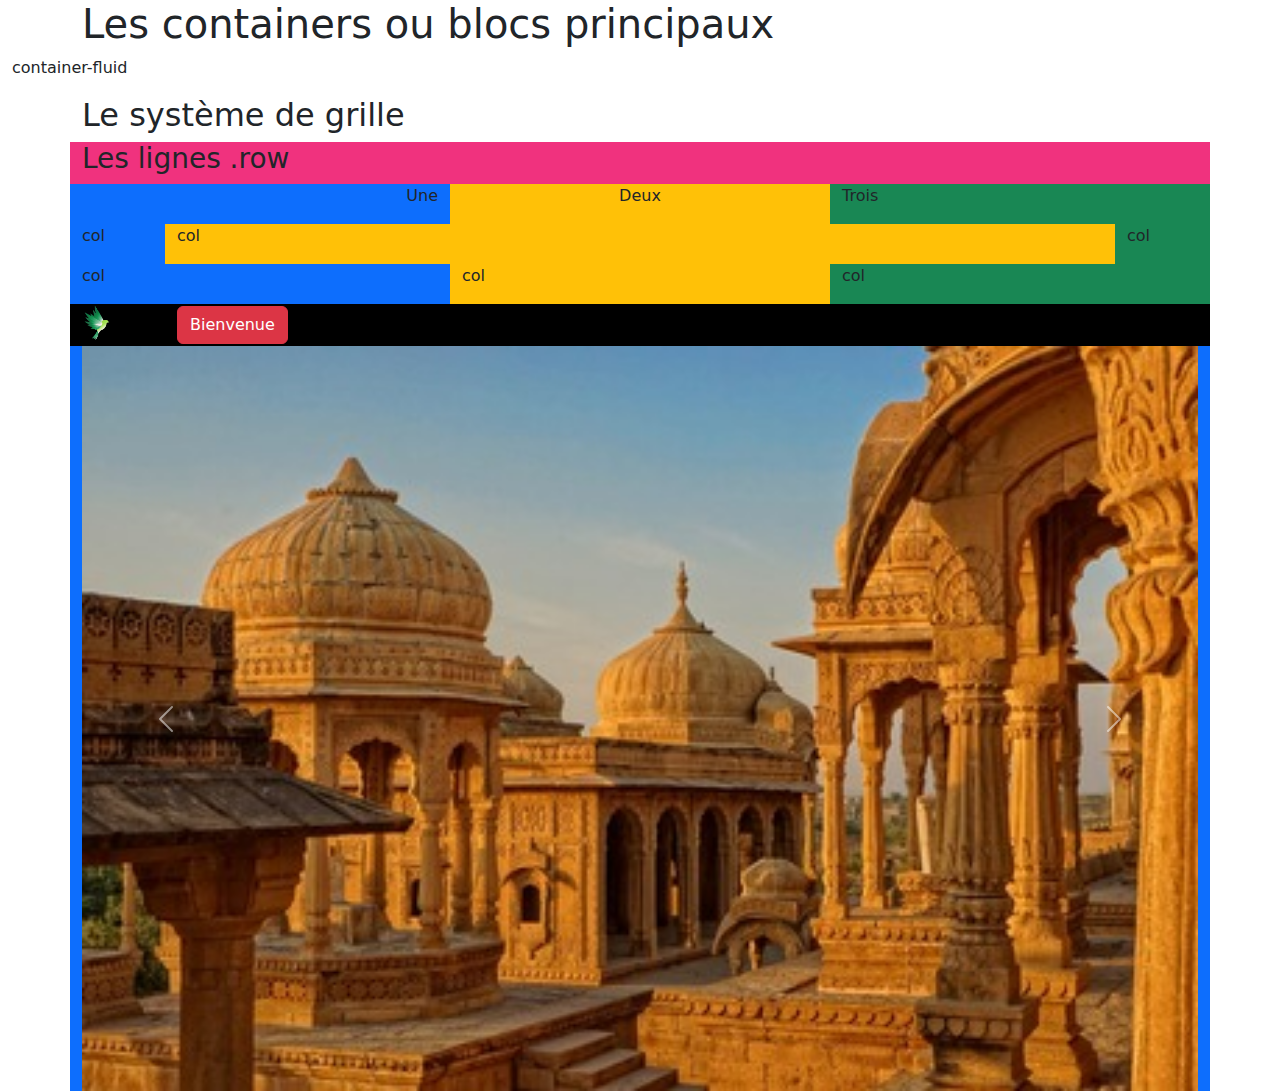
<file: index.html>
<!DOCTYPE html>
<html lang="fr">
<head>
    <meta charset="UTF-8">
    <meta name="viewport" content="width=device-width, initial-scale=1.0">
    <title>Cours Bootstrap</title>
    <link href="https://cdn.jsdelivr.net/npm/bootstrap@5.3.3/dist/css/bootstrap.min.css" rel="stylesheet" integrity="sha384-QWTKZyjpPEjISv5WaRU9OFeRpok6YctnYmDr5pNlyT2bRjXh0JMhjY6hW+ALEwIH" crossorigin="anonymous">
    <!-- CSS personnel TOUJOURS APRES celui du framework -->
    <link rel="stylesheet" href="css/style.css">
</head>
<body>
    <!--
    Bootstrap

        BS est un framework CSS, il comporte beaucoup de possibilités. Ici, nous verrons ensemble ses principes de
        fonctionnement et les bases de son utilisation.
        A chacun d'aller explorer en détails ce qu'il est possible de faire avec BS.

        BS permet d'avoir un site immédiatement responsive
        il faut savoir que les sites internet non responsive ne sont plus référencés (référencement naturel) 
        depuis mai 2015

        BS part du principe que chaque élément html de type bloc a 12 colonnes
    -->
    <div class="container">
        <h1>Les containers ou blocs principaux</h1>
    </div>

    <div class="container-fluid">
        <p>container-fluid</p>
    </div>

    <div class="container">
        <h2>Le système de grille</h2>
        <div class="row pink">
            <h3>Les lignes .row</h3>
        </div>
    </div>

    <div class="container">
        <div class="row align-items-start">
          <div class="col text-end bg-primary">
            <p>Une</p>
          </div>
          <div class="col text-center bg-warning">
            <p>Deux</p>
          </div>
          <div class="col text-start bg-success">
            <p>Trois</p>
          </div>
        </div>
    </div>

    <div class="container">
        <div class="row">
            <div class="col-1 bg-primary">
                <p>col</p>
            </div>
            <div class="col-10 bg-warning">
                <p>col</p>
            </div>
            <div class="col-1 bg-success">
                <p>col</p>
            </div>
        </div>
    </div>


    <div class="container">
        <div class="row">
            <div class="col-sm bg-primary">
                <p>col</p>
            </div>
            <div class="col-sm bg-warning">
                <p>col</p>
            </div>
            <div class="col-sm bg-success">
                <p>col</p>
            </div>
        </div>
    </div>
<!-- ici une nav un logo + un button "bienvenue" -->
    <div class="container">
        <nav class=" bg-black row align-items-center">
            <div class="col-1">
                <img src="/img/logo.png" width="30px"> 
            </div>
            <div class="col-11">
                <button type="button" class="btn btn-danger">Bienvenue</button>
            </div>
        </nav>
    </div>

<!-- ici un carousel -->
 <div class="container bg-primary">
    <div id="carouselExample" class="carousel slide">
        <div class="carousel-inner">
        <div class="carousel-item active">
            <img src="/img/inde.jpg" class="d-block w-100" alt="...">
        </div>
        <div class="carousel-item">
            <img src="/img/japon.jpg" class="d-block w-100" alt="...">
        </div>
        <div class="carousel-item">
            <img src="/img/thailande.jpg" class="d-block w-100" alt="...">
        </div>
        </div>
        <button class="carousel-control-prev" type="button" data-bs-target="#carouselExample" data-bs-slide="prev">
        <span class="carousel-control-prev-icon" aria-hidden="true"></span>
        <span class="visually-hidden">Previous</span>
        </button>
        <button class="carousel-control-next" type="button" data-bs-target="#carouselExample" data-bs-slide="next">
        <span class="carousel-control-next-icon" aria-hidden="true"></span>
        <span class="visually-hidden">Next</span>
        </button>
    </div>
 </div>

    <script src="https://cdn.jsdelivr.net/npm/bootstrap@5.3.3/dist/js/bootstrap.bundle.min.js" integrity="sha384-YvpcrYf0tY3lHB60NNkmXc5s9fDVZLESaAA55NDzOxhy9GkcIdslK1eN7N6jIeHz" crossorigin="anonymous"></script>
</body>
</html>
</file>
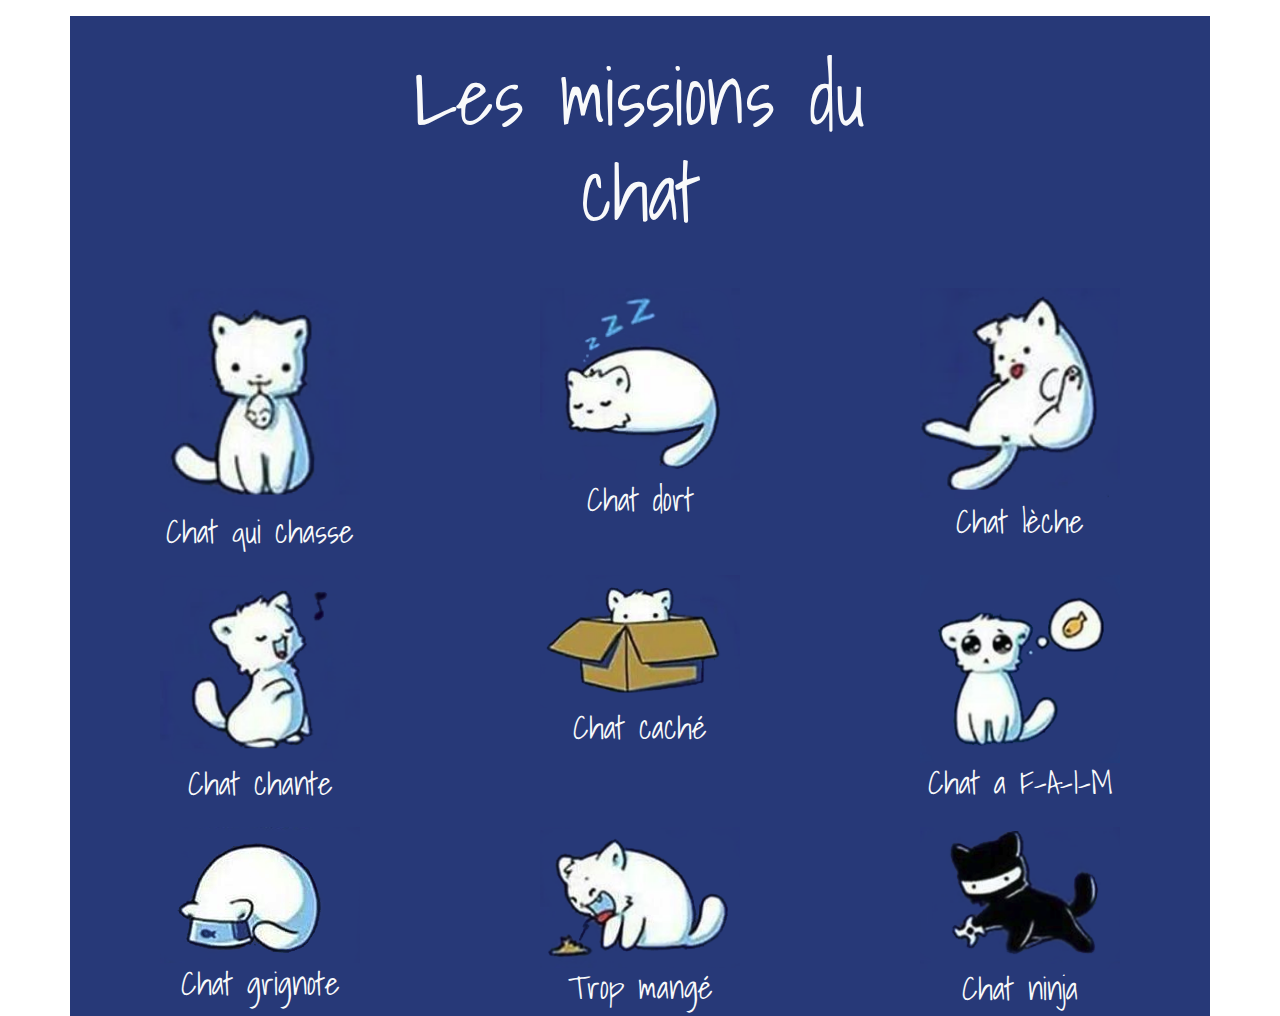
<file: exo.html>
<!DOCTYPE html>
<html lang="fr">
<head>
    <meta charset="UTF-8">
    <meta name="viewport" content="width=device-width, initial-scale=1.0">
    <link href="https://cdn.jsdelivr.net/npm/bootstrap@5.3.3/dist/css/bootstrap.min.css" rel="stylesheet" integrity="sha384-QWTKZyjpPEjISv5WaRU9OFeRpok6YctnYmDr5pNlyT2bRjXh0JMhjY6hW+ALEwIH" crossorigin="anonymous">
    <link rel="preconnect" href="https://fonts.googleapis.com">
    <link rel="preconnect" href="https://fonts.gstatic.com" crossorigin>
    <link href="https://fonts.googleapis.com/css2?family=Shadows+Into+Light&display=swap" rel="stylesheet">
    <link rel="stylesheet" href="/css/exo.css">
    <title>chat bootstrap</title>
</head>
<body>
    <div class="container bg-blue mt-3 p-3">
        <nav class="row">
            <div class="col-6 mx-auto">
                <h1 class="text-light m-3 display-1 text-center">Les missions du chat</h1>
            </div>
        </nav>
    </div>
    <div class="container bg-blue pt-3">
        <div class="row">
            <div class="col-4 text-center">
                <div>
                    <img src="/img/chat01.PNG" class="img-fluid" width="200px">
                    <h2 class="text-light">Chat qui chasse</h2>
                </div>
            </div>
            <div class="col-4 text-center">
                <img src="/img/chat02.PNG" class="img-fluid" width="200px">
                    <h2 class="text-light">Chat dort</h2>
            </div>
            <div class="col-4 text-center">
                <img src="/img/chat03.PNG" class="img-fluid" width="200px">
                    <h2 class="text-light">Chat lèche</h2>
            </div>
        </div>
        <div class="row mt-3">
            <div class="col-4 text-center">
                <div>
                    <img src="/img/chat04.PNG" class="img-fluid" width="200px" height="200px">
                    <h2 class="text-light">Chat chante</h2>
                </div>
            </div>
            <div class="col-4 text-center">
                <img src="/img/chta05.PNG" class="img-fluid" width="200px" height="200px">
                    <h2 class="text-light">Chat caché</h2>
            </div>
            <div class="col-4 text-center">
                <img src="/img/chat06.PNG" class="img-fluid" width="200px">
                    <h2 class="text-light">Chat a F-A-I-M</h2>
            </div>
        </div>
        <div class="row mt-3">
            <div class="col-4 text-center">
                <div>
                    <img src="/img/chat07.PNG" class="img-fluid" width="200px">
                    <h2 class="text-light">Chat grignote</h2>
                </div>
            </div>
            <div class="col-4 text-center">
                <img src="/img/chat08.PNG" class="img-fluid" width="200px">
                    <h2 class="text-light">Trop mangé</h2>
            </div>
            <div class="col-4 text-center">
                <img src="/img/chat09.PNG" class="img-fluid" width="200px">
                    <h2 class="text-light">Chat ninja</h2>
            </div>
        </div>
    </div>
    <script src="https://cdn.jsdelivr.net/npm/bootstrap@5.3.3/dist/js/bootstrap.bundle.min.js" integrity="sha384-YvpcrYf0tY3lHB60NNkmXc5s9fDVZLESaAA55NDzOxhy9GkcIdslK1eN7N6jIeHz" crossorigin="anonymous"></script>
</body>
</html>
</file>
<file: css/style.css>
.pink{
    background-color: rgb(240, 50, 126);
}
</file>
<file: css/exo.css>
* {
    margin: 0;
    font-family:'Shadows Into Light', cursive;
}

.bg-blue {
    background-color: #273978;
}
</file>
